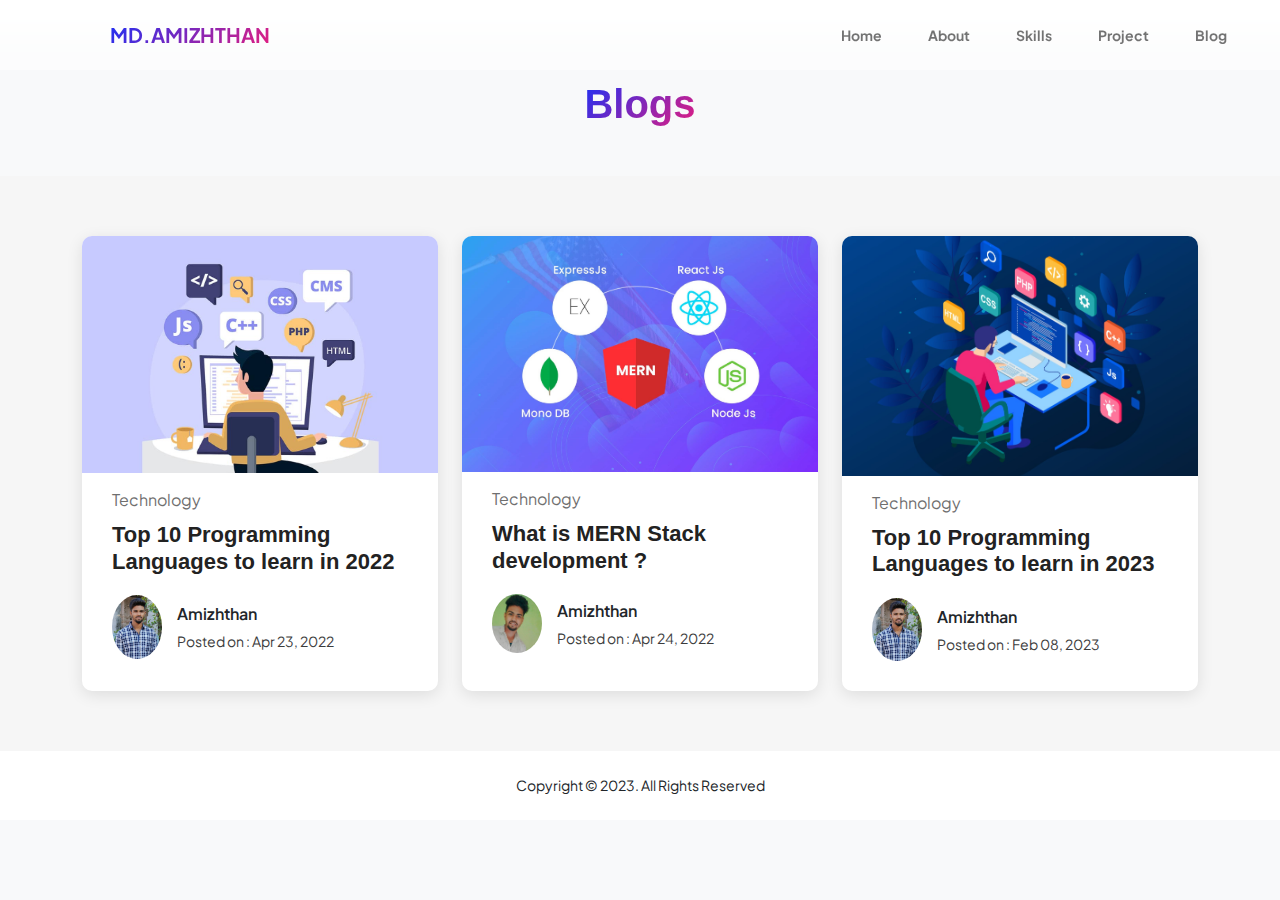
<file: blog.html>
<!DOCTYPE html>
<html lang="en">
    <head>
        <meta charset="utf-8" />
        <meta name="viewport" content="width=device-width, initial-scale=1, shrink-to-fit=no" />
        <meta name="description" content="" />
        <meta name="author" content="" />
        <title>Amizhthan Portfolio</title>
        <!-- Favicon-->
        <link rel="icon" type="image/x-icon" href="assets/favicon.ico" />
        <!-- Custom Google font-->
        <link rel="preconnect" href="https://fonts.googleapis.com" />
        <link rel="preconnect" href="https://fonts.gstatic.com" crossorigin />
        <link href="https://fonts.googleapis.com/css2?family=Plus+Jakarta+Sans:wght@100;200;300;400;500;600;700;800;900&amp;display=swap" rel="stylesheet" />
        <!-- Bootstrap icons-->
        <link href="https://cdn.jsdelivr.net/npm/bootstrap-icons@1.8.1/font/bootstrap-icons.css" rel="stylesheet" />
        <!-- Core theme CSS (includes Bootstrap)-->
        <link href="css/main.css" rel="stylesheet"/>
        <link href="css/styles.css" rel="stylesheet" />

    </head>
    <body class="d-flex flex-column h-100 bg-light">
        <main class="flex-shrink-0">
            <!-- Navigation-->
            <nav class="navbar navbar-expand-lg navbar-light bg-white py-3">
                <div id="topnavbar" class="container-fluid">
                    <a class="navname navbar-brand" href="#home"><span class="fw-bolder text-gradient">MD.AMIZHTHAN</span></a>
                    <button  class="navbar-toggler" type="button" data-bs-toggle="collapse" data-bs-target="#navbarSupportedContent" aria-controls="navbarSupportedContent" aria-expanded="false" aria-label="Toggle navigation"><span class="navbar-toggler-icon"></span></button>
                    <div id="navbarSupportedContent" class="collapse navbar-collapse topnavbtn" >
                        <ul class="navbar-nav ms-auto mb-2 mb-lg-0 small fw-bolder">
                            <li class="nav-item"><a class="nav-link" href="index.html">Home</a></li>
                            <li class="nav-item"><a class="nav-link" href="index.html#about">About</a></li>
                            <li class="nav-item"><a class="nav-link" href="index.html#skills">Skills</a></li>
                            <li class="nav-item"><a class="nav-link" href="projects.html">Project</a></li>
                            <li class="nav-item"><a class="nav-link" href="blog.html">Blog</a></li>
                        </ul>
                    </div>
                </div>
            </nav>
            <br>
            <br>
            <div class="text-center mb-5">
                <h1 class="display-6 fw-bolder mb-0"><span class="text-gradient d-inline">Blogs</span></h1>
            </div>
             <!-- ======= Recent Blog Posts Section ======= -->
    <section id="blog" class="recent-posts sections-bg">
        <div class="blogcon container" data-aos="fade-up">
          <div class="row gy-4">
  
            <div class="col-xl-4 col-md-6" >
              <article>
                <div class="post-img">
                  <img src="assets/img/blog/Programminglanguage.jpg" alt=""  class="img-fluid">
                </div>
                <p class="post-category">Technology</p>
                <h2 class="title">
                  <a href="http://mdtechiee.blogspot.com/2022/04/top-10-programming-language-to-learn-in.html" target="_blank">Top 10 Programming Languages to learn in 2022</a>
                </h2>
                <div class="d-flex align-items-center">
                  <img src="assets/img/blog/myimg2.png" alt="" class="img-fluid post-author-img flex-shrink-0">
                  <div class="post-meta">
                    <p class="post-author">Amizhthan</p>
                    <p class="post-date">
                      <time datetime="2022-01-01">Posted on : Apr 23, 2022</time>
                    </p>
                  </div>
                </div>
              </article>
            </div><!-- End post list item -->
  
            <div class="col-xl-4 col-md-6">
              <article>
  
                <div class="post-img">
                  <img src="assets/img/blog/Mernstackdevelopment.jpg" alt="" class="img-fluid">
                </div>
  
                <p class="post-category">Technology</p>
  
                <h2 class="title">
                  <a href="http://mdtechiee.blogspot.com/2022/04/mern-stack-development.html" target="_blank">What is MERN Stack development ?</a>
                </h2>
  
                <div class="d-flex align-items-center">
                  <img src="assets/img/blog/myimg1.png" alt="" class="img-fluid post-author-img flex-shrink-0">
                  <div class="post-meta">
                    <p class="post-author">Amizhthan</p>
                    <p class="post-date">
                      <time datetime="2022-01-01">Posted on : Apr 24, 2022</time>
                    </p>
                  </div>
                </div>
  
              </article>
            </div><!-- End post list item -->
  
            <div class="col-xl-4 col-md-6">
              <article>
                <div class="post-img">
                  <img src="assets/img/blog/programminglang2023.jpg" alt="" class="img-fluid">
                </div>
                <p class="post-category">Technology</p>
                <h2 class="title">
                  <a href="https://mdtechiee.blogspot.com/2023/02/top-10-languages-to-learn-in-2023.html" target="_blank">Top 10 Programming Languages to learn in 2023</a>
                </h2>
                <div class="d-flex align-items-center">
                  <img src="assets/img/blog/myimg2.png" alt="" class="img-fluid post-author-img flex-shrink-0">
                  <div class="post-meta">
                    <p class="post-author">Amizhthan</p>
                    <p class="post-date">
                      <time datetime="2022-01-01">Posted on : Feb 08, 2023</time>
                    </p>
                  </div>
                </div>
              </article>
            </div><!-- End post list item -->
          </div><!-- End recent posts list -->
        </div>
      </section><!-- End Recent Blog Posts Section -->
        <!-- Footer-->
        <footer class="bg-white py-4 mt-auto">
            <div class="container px-5">
                <div class="ow align-items-center justify-content-between flex-column flex-sm-row">
                    <div class="col-auto text-center">
                        <div class="small m-0">Copyright &copy; 2023. All Rights Reserved</div>
                    </div>
                </div>
            </div>
        </footer>
        </main>
        <!-- Bootstrap core JS-->
        <script src="https://cdn.jsdelivr.net/npm/bootstrap@5.2.3/dist/js/bootstrap.bundle.min.js"></script>
        <!-- Core theme JS-->
        <script src="js/scripts.js"></script>
    </body>
</html>
</file>
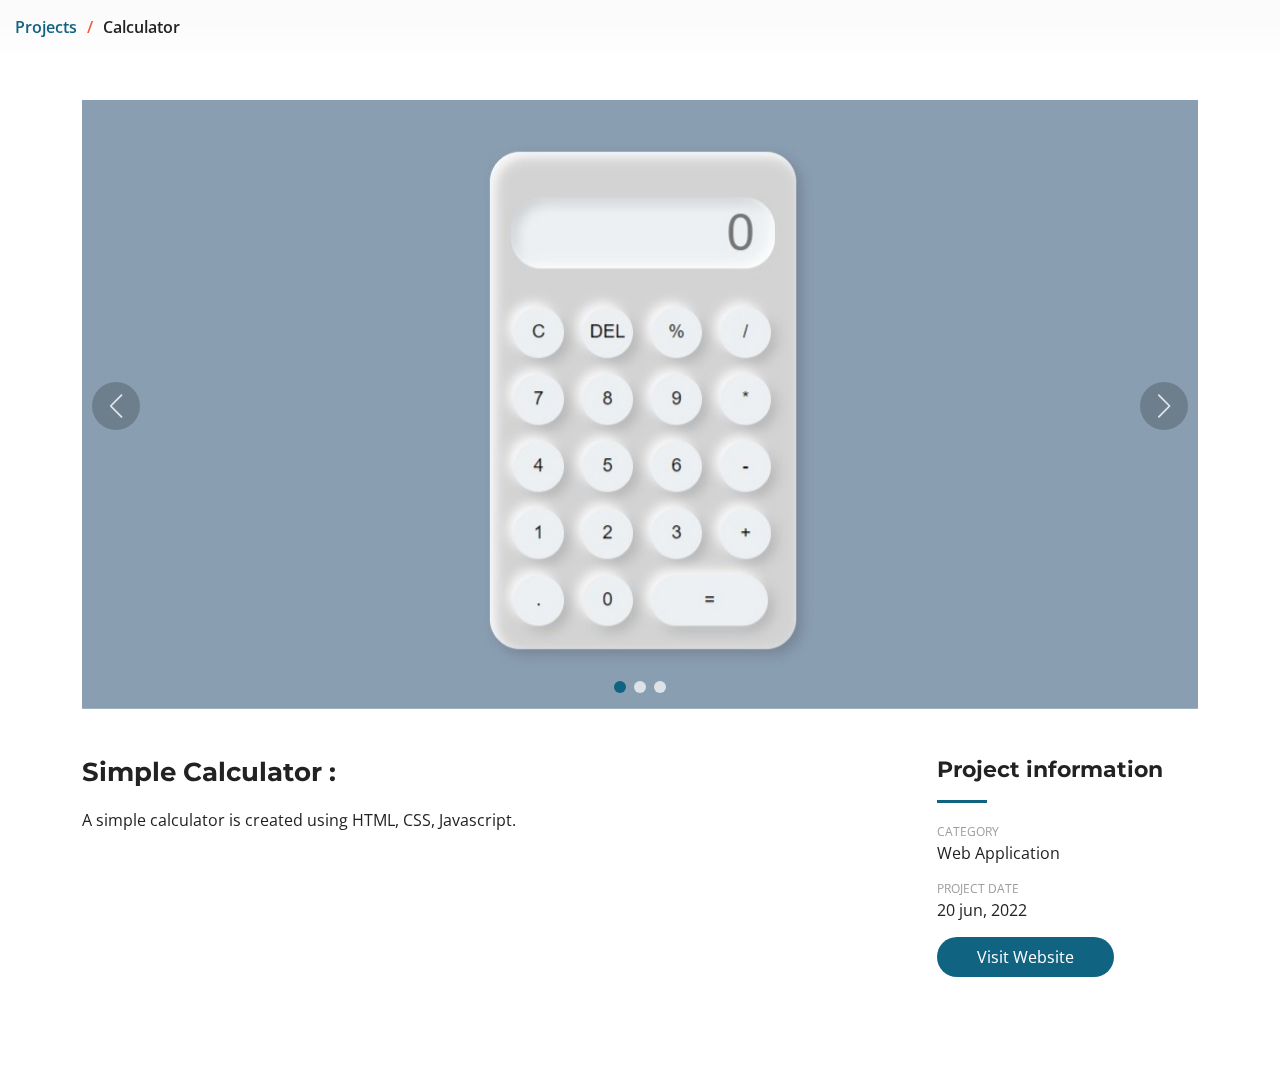
<file: calculator.html>
<!DOCTYPE html>
<html lang="en">

<head>
  <meta charset="utf-8">
  <meta content="width=device-width, initial-scale=1.0" name="viewport">

  <title>Projects</title>
  <meta content="" name="description">
  <meta content="" name="keywords">

  <!-- Google Fonts -->
  <link rel="preconnect" href="https://fonts.googleapis.com">
  <link rel="preconnect" href="https://fonts.gstatic.com" crossorigin>
  <link href="https://fonts.googleapis.com/css2?family=Open+Sans:ital,wght@0,300;0,400;0,500;0,600;0,700;1,300;1,400;1,600;1,700&family=Montserrat:ital,wght@0,300;0,400;0,500;0,600;0,700;1,300;1,400;1,500;1,600;1,700&family=Raleway:ital,wght@0,300;0,400;0,500;0,600;0,700;1,300;1,400;1,500;1,600;1,700&display=swap" rel="stylesheet">

  <!-- Vendor CSS Files -->
  <link href="assets/vendor/bootstrap/css/bootstrap.min.css" rel="stylesheet">
  <link href="assets/vendor/bootstrap-icons/bootstrap-icons.css" rel="stylesheet">
  <link href="assets/vendor/aos/aos.css" rel="stylesheet">
  <link href="assets/vendor/glightbox/css/glightbox.min.css" rel="stylesheet">
  <link href="assets/vendor/swiper/swiper-bundle.min.css" rel="stylesheet">

  <!-- Template Main CSS File -->
  <link href="css/main.css" rel="stylesheet">

 
</head>

<body>
  <main id="main">

    <!-- ======= Breadcrumbs ======= -->
    <div class="breadcrumbs">
     
      <nav>
        <div class="topnavbar container">
          <ol>
            <li><a href="projects.html">Projects</a></li>
            <li>Calculator</li>
          </ol>
        </div>
      </nav>
    </div><!-- End Breadcrumbs -->

    <!-- ======= Portfolio Details Section ======= -->
    <section id="portfolio-details" class="portfolio-details">
      <div class="container" data-aos="fade-up">

        <div class="position-relative h-100">
          <div class="slides-1 portfolio-details-slider swiper">
            <div class="swiper-wrapper align-items-center">

              <div class="swiper-slide">
                <img src="assets/img/portfolio/calci1.jpg" alt="">
              </div>

              <div class="swiper-slide">
                <img src="assets/img/portfolio/calci2.jpg" alt="">
              </div>

              <div class="swiper-slide">
                <img src="assets/img/portfolio/calci3.jpg" alt="">
              </div>

            </div>
            <div class="swiper-pagination"></div>
          </div>
          <div class="swiper-button-prev"></div>
          <div class="swiper-button-next"></div>

        </div>

        <div class="row justify-content-between gy-4 mt-4">

          <div class="col-lg-8">
            <div class="portfolio-description">
              <h2>Simple Calculator :</h2>
              <p>
                A simple calculator is created using HTML, CSS, Javascript. 
              </p>
            </div>
          </div>

          <div class="col-lg-3">
            <div class="portfolio-info">
              <h3>Project information</h3>
              <ul>
                <li><strong>Category</strong> <span>Web Application</span></li>
                <!-- <li><strong>Client</strong> <span>ASU Company</span></li> -->
                <li><strong>Project date</strong> <span>20 jun, 2022</span></li>
                <!-- <li><strong>Project URL</strong> <a href="#">www.example.com</a></li> -->
                <li><a href="#" class="btn-visit align-self-start">Visit Website</a></li>
              </ul>
            </div>
          </div>

        </div>

      </div>
    </section><!-- End Portfolio Details Section -->

  </main><!-- End #main -->

  <a href="#" class="scroll-top d-flex align-items-center justify-content-center"><i class="bi bi-arrow-up-short"></i></a>

  <div id="preloader"></div>

  <!-- Vendor JS Files -->
  <script src="assets/vendor/bootstrap/js/bootstrap.bundle.min.js"></script>
  <script src="assets/vendor/aos/aos.js"></script>
  <script src="assets/vendor/glightbox/js/glightbox.min.js"></script>
  <script src="assets/vendor/purecounter/purecounter_vanilla.js"></script>
  <script src="assets/vendor/swiper/swiper-bundle.min.js"></script>
  <script src="assets/vendor/isotope-layout/isotope.pkgd.min.js"></script>

  <!-- Template Main JS File -->
  <script src="js/main.js"></script>

</body>

</html>
</file>
<file: css/main.css>
/* Fonts */
.hide{
  clear: both;
  border: 1px solid transparent;
  height: 0px;
}
:root {
  --font-default: "Open Sans", system-ui, -apple-system, "Segoe UI", Roboto, "Helvetica Neue", Arial, "Noto Sans", "Liberation Sans", sans-serif, "Apple Color Emoji", "Segoe UI Emoji", "Segoe UI Symbol", "Noto Color Emoji";
  --font-primary: "Montserrat", sans-serif;
  --font-secondary: "Poppins", sans-serif;
}

/* Colors */
:root {
  --color-default: #222222;
  --color-primary: #106381;
  --color-secondary: #f85a40;
}

/* Smooth scroll behavior */
:root {
  scroll-behavior: smooth;
}

/*--------------------------------------------------------------
# General
--------------------------------------------------------------*/
body {
  font-family: var(--font-default);
  color: var(--color-default);
}

a {
  color: var(--color-primary);
  text-decoration: none;
}

a:hover {
  color: #106381;
  text-decoration: none;
}

h1,
h2,
h3,
h4,
h5,
h6 {
  font-family: var(--font-primary);
}
.headcol{
  color:#f96f59;
}
#myphoto{
  border-radius: 30px;
}
/*--------------------------------------------------------------
# Skills
--------------------------------------------------------------*/
.skills .progress {
  height: 60px;
  display: block;
  background: none;
  border-radius: 0;
}

.skills .progress .skill {
  padding: 10px 0;
  margin: 0 0 6px 0;
  text-transform: uppercase;
  display: block;
  font-weight: 800;
  font-family: "Poppins", sans-serif;
  color: #000000;
}

.skills .progress .skill .val {
  float: right;
  font-style: normal;
}

.skills .progress-bar-wrap {
  background: #a3adb9;
}

.skills .progress-bar {
  width: 1px;
  height: 10px;
  transition: 0.9s;
  background-color: #106381;
}


/*--------------------------------------------------------------
# Sections & Section Header
--------------------------------------------------------------*/
section {
  padding: 60px 0;
  overflow: hidden;
}

.sections-bg {
  background-color: #f6f6f6;
}

.section-header {
  text-align: center;
  padding-bottom: 60px;
}

.section-header h2 {
  font-size: 32px;
  font-weight: 600;
  margin-bottom: 20px;
  padding-bottom: 20px;
  position: relative;
}

.section-header h2:after {
  content: "";
  position: absolute;
  display: block;
  width: 50px;
  height: 3px;
  background: var(--color-primary);
  left: 0;
  right: 0;
  bottom: 0;
  margin: auto;
}

.section-header p {
  margin-bottom: 0;
  color: #6f6f6f;
}

/*--------------------------------------------------------------
# Breadcrumbs
--------------------------------------------------------------*/
.breadcrumbs .page-header {
  padding: 60px 0 60px 0;
  min-height: 20vh;
  position: relative;
  background-color: var(--color-primary);
}

.breadcrumbs .page-header h2 {
  font-size: 56px;
  font-weight: 500;
  color: #fff;
  font-family: var(--font-secondary);
}

.breadcrumbs .page-header p {
  color: rgba(255, 255, 255, 0.8);
}

.breadcrumbs nav {
  background-color: #f6f6f6;
  padding: 20px 0;
}

.breadcrumbs nav ol {
  display: flex;
  flex-wrap: wrap;
  list-style: none;
  margin: 0;
  padding: 0;
  font-size: 16px;
  font-weight: 600;
  color: var(--color-default);
}

.breadcrumbs nav ol a {
  color: var(--color-primary);
  transition: 0.3s;
}

.breadcrumbs nav ol a:hover {
  text-decoration: underline;
}

.breadcrumbs nav ol li+li {
  padding-left: 10px;
}

.breadcrumbs nav ol li+li::before {
  display: inline-block;
  padding-right: 10px;
  color: var(--color-secondary);
  content: "/";
}
/*--------------------------------------------------------------
# Our Team Section
--------------------------------------------------------------*/
.team .member {
  text-align: center;
  background: #fff;
  border-radius: 10px;
  padding: 15px;
  overflow: hidden;
  box-shadow: 0px 2px 25px rgba(0, 0, 0, 0.1);
  }

.team .member img {
  border-radius: 10px;
  overflow: hidden;
}

.team .member .member-content {
  padding: 0 20px 30px 20px;
}

.team .member h4 {
  font-weight: 700;
  margin-top: 16px;
  margin-bottom: 2px;
  font-size: 20px;
}

.team .member span {
  font-style: italic;
  display: block;
  font-size: 14px;
  color: #6c757d;
}

.team .member p {
  padding-top: 10px;
  font-size: 14px;
  font-style: italic;
  color: #6c757d;
}

.team .member .social {
  margin-top: 15px;
  margin-bottom: 10px;
  display: flex;
  align-items: center;
  justify-content: space-around;
}

.team .member .social a {
  color: #a2a2a2;
  transition: 0.3s;
  border-radius: 50%;
  width: 40px;
  height: 40px;
  display: flex;
  align-items: center;
  justify-content: center;
  border: 1px solid #bbbbbb;
}

.team .member .social a:hover {
  color: var(--color-primary);
  border-color: var(--color-primary);
}

.team .member .social i {
  font-size: 18px;
  margin: 0 2px;
}
/* .tcontainer{
  width: 1100px;
  position:absolute; bottom: 20px; left: 150px;
} */

/*--------------------------------------------------------------
# Scroll top button
--------------------------------------------------------------*/
.scroll-top {
  position: fixed;
  visibility: hidden;
  opacity: 0;
  right: 15px;
  bottom: -15px;
  z-index: 99999;
  background: var(--color-secondary);
  width: 44px;
  height: 44px;
  border-radius: 50px;
  transition: all 0.4s;
}

.scroll-top i {
  font-size: 24px;
  color: #fff;
  line-height: 0;
}

.scroll-top:hover {
  background: rgba(248, 90, 64, 0.8);
  color: #fff;
}

.scroll-top.active {
  visibility: visible;
  opacity: 1;
  bottom: 15px;
}

/*--------------------------------------------------------------
# Preloader
--------------------------------------------------------------*/
#preloader {
  position: fixed;
  inset: 0;
  z-index: 999999;
  overflow: hidden;
  background: #fff;
  transition: all 0.6s ease-out;
}

#preloader:before {
  content: "";
  position: fixed;
  top: calc(50% - 30px);
  left: calc(50% - 30px);
  border: 6px solid #fff;
  border-color: var(--color-primary) transparent var(--color-primary) transparent;
  border-radius: 50%;
  width: 60px;
  height: 60px;
  -webkit-animation: animate-preloader 1.5s linear infinite;
  animation: animate-preloader 1.5s linear infinite;
}

@-webkit-keyframes animate-preloader {
  0% {
    transform: rotate(0deg);
  }

  100% {
    transform: rotate(360deg);
  }
}

@keyframes animate-preloader {
  0% {
    transform: rotate(0deg);
  }

  100% {
    transform: rotate(360deg);
  }
}

/*--------------------------------------------------------------
# Disable aos animation delay on mobile devices
--------------------------------------------------------------*/
@media screen and (max-width: 768px) {
  [data-aos-delay] {
    transition-delay: 0 !important;
  }
}

.header {
  transition: all 0.5s;
  z-index: 997;
  height: 90px;
  background-color: var(--color-primary);
}

.header.sticked {
  position: fixed;
  top: 0;
  right: 0;
  left: 0;
  height: 70px;
  box-shadow: 0px 2px 20px rgba(0, 0, 0, 0.1);
}

.header .logo img {
  max-height: 40px;
  margin-right: 6px;
}

.header .logo h1 {
  font-size: 30px;
  margin: 0;
  font-weight: 600;
  letter-spacing: 0.8px;
  color: #fff;
  font-family: var(--font-primary);
}

.header .logo h1 span {
  color: #f96f59;
}

.sticked-header-offset {
  margin-top: 70px;
}

section {
  scroll-margin-top: 70px;
}


/*--------------------------------------------------------------
# About Section
--------------------------------------------------------------*/
.about h3 {
  font-weight: 700;
  font-size: 28px;
  margin-bottom: 20px;
  font-family: var(--font-secondary);
}

.about .call-us {
  left: 10%;
  right: 10%;
  bottom: 0;
  background-color: #fff;
  box-shadow: 0px 2px 25px rgba(0, 0, 0, 0.08);
  padding: 20px;
  text-align: center;
}

.about .call-us h4 {
  font-size: 24px;
  font-weight: 700;
  margin-bottom: 5px;
}

.about .call-us p {
  font-size: 28px;
  font-weight: 700;
  color: var(--color-primary);
}

.about .content ul {
  list-style: none;
  padding: 0;
}

.about .content ul li {
  padding: 0 0 10px 30px;
  position: relative;
}

.about .content ul i {
  position: absolute;
  font-size: 20px;
  left: 0;
  top: -3px;
  color: var(--color-primary);
}

.about .content p:last-child {
  margin-bottom: 0;
}

.about .play-btn {
  width: 94px;
  height: 94px;
  background: radial-gradient(var(--color-primary) 50%, rgba(0, 131, 116, 0.4) 52%);
  border-radius: 50%;
  display: block;
  position: absolute;
  left: calc(50% - 47px);
  top: calc(50% - 47px);
  overflow: hidden;
}

.about .play-btn:before {
  content: "";
  position: absolute;
  width: 120px;
  height: 120px;
  -webkit-animation-delay: 0s;
  animation-delay: 0s;
  -webkit-animation: pulsate-btn 2s;
  animation: pulsate-btn 2s;
  -webkit-animation-direction: forwards;
  animation-direction: forwards;
  -webkit-animation-iteration-count: infinite;
  animation-iteration-count: infinite;
  -webkit-animation-timing-function: steps;
  animation-timing-function: steps;
  opacity: 1;
  border-radius: 50%;
  border: 5px solid rgba(0, 131, 116, 0.7);
  top: -15%;
  left: -15%;
  background: rgba(198, 16, 0, 0);
}

.about .play-btn:after {
  content: "";
  position: absolute;
  left: 50%;
  top: 50%;
  transform: translateX(-40%) translateY(-50%);
  width: 0;
  height: 0;
  border-top: 10px solid transparent;
  border-bottom: 10px solid transparent;
  border-left: 15px solid #fff;
  z-index: 100;
  transition: all 400ms cubic-bezier(0.55, 0.055, 0.675, 0.19);
}

.about .play-btn:hover:before {
  content: "";
  position: absolute;
  left: 50%;
  top: 50%;
  transform: translateX(-40%) translateY(-50%);
  width: 0;
  height: 0;
  border: none;
  border-top: 10px solid transparent;
  border-bottom: 10px solid transparent;
  border-left: 15px solid #fff;
  z-index: 200;
  -webkit-animation: none;
  animation: none;
  border-radius: 0;
}

.about .play-btn:hover:after {
  border-left: 15px solid var(--color-primary);
  transform: scale(20);
}

@-webkit-keyframes pulsate-btn {
  0% {
    transform: scale(0.6, 0.6);
    opacity: 1;
  }

  100% {
    transform: scale(1, 1);
    opacity: 0;
  }
}

@keyframes pulsate-btn {
  0% {
    transform: scale(0.6, 0.6);
    opacity: 1;
  }

  100% {
    transform: scale(1, 1);
    opacity: 0;
  }
}

/*--------------------------------------------------------------
# Clients Section
--------------------------------------------------------------*/
.clients {
  padding: 40px 0;
}

.clients .swiper {
  padding: 10px 0;
}

.clients .swiper-slide img {
  transition: 0.3s;
}

.clients .swiper-slide img:hover {
  transform: scale(1.1);
}

.clients .swiper-pagination {
  margin-top: 20px;
  position: relative;
}

.clients .swiper-pagination .swiper-pagination-bullet {
  width: 12px;
  height: 12px;
  background-color: #fff;
  opacity: 1;
  background-color: #ddd;
}

.clients .swiper-pagination .swiper-pagination-bullet-active {
  background-color: var(--color-primary);
}

/*--------------------------------------------------------------
# Stats Counter Section
--------------------------------------------------------------*/
.stats-counter {
  padding: 40px 0;
}

.stats-counter .stats-item {
  padding: 20px 0;
  border-bottom: 1px solid #e4e4e4;
}

.stats-counter .stats-item .purecounter {
  min-width: 90px;
  padding-right: 15px;
}

.stats-counter .stats-item i {
  font-size: 44px;
  line-height: 0;
  margin-right: 15px;
}

.stats-counter .stats-item span {
  font-size: 40px;
  display: block;
  font-weight: 700;
  color: var(--color-primary);
  line-height: 40px;
}

.stats-counter .stats-item p {
  margin: 0;
  font-family: var(--font-primary);
  font-size: 14px;
}

/*--------------------------------------------------------------
# Call To Action Section
--------------------------------------------------------------*/
.call-to-action .container {
  background: linear-gradient(rgba(0, 0, 0, 0.5), rgba(0, 0, 0, 0.5)), url("../img/cta-bg.jpg") center center;
  background-size: cover;
  padding: 100px 60px;
  border-radius: 15px;
  overflow: hidden;
}

.call-to-action h3 {
  color: #fff;
  font-size: 28px;
  font-weight: 700;
  margin-bottom: 20px;
}

.call-to-action p {
  color: #fff;
  margin-bottom: 20px;
}

.call-to-action .play-btn {
  width: 94px;
  height: 94px;
  margin-bottom: 20px;
  background: radial-gradient(var(--color-primary) 50%, rgba(0, 131, 116, 0.4) 52%);
  border-radius: 50%;
  display: inline-block;
  position: relative;
  overflow: hidden;
}

.call-to-action .play-btn:before {
  content: "";
  position: absolute;
  width: 120px;
  height: 120px;
  -webkit-animation-delay: 0s;
  animation-delay: 0s;
  -webkit-animation: pulsate-btn 2s;
  animation: pulsate-btn 2s;
  -webkit-animation-direction: forwards;
  animation-direction: forwards;
  -webkit-animation-iteration-count: infinite;
  animation-iteration-count: infinite;
  -webkit-animation-timing-function: steps;
  animation-timing-function: steps;
  opacity: 1;
  border-radius: 50%;
  border: 5px solid rgba(0, 131, 116, 0.7);
  top: -15%;
  left: -15%;
  background: rgba(198, 16, 0, 0);
}

.call-to-action .play-btn:after {
  content: "";
  position: absolute;
  left: 50%;
  top: 50%;
  transform: translateX(-40%) translateY(-50%);
  width: 0;
  height: 0;
  border-top: 10px solid transparent;
  border-bottom: 10px solid transparent;
  border-left: 15px solid #fff;
  z-index: 100;
  transition: all 400ms cubic-bezier(0.55, 0.055, 0.675, 0.19);
}

.call-to-action .play-btn:hover:before {
  content: "";
  position: absolute;
  left: 50%;
  top: 50%;
  transform: translateX(-40%) translateY(-50%);
  width: 0;
  height: 0;
  border: none;
  border-top: 10px solid transparent;
  border-bottom: 10px solid transparent;
  border-left: 15px solid #fff;
  z-index: 200;
  -webkit-animation: none;
  animation: none;
  border-radius: 0;
}

.call-to-action .play-btn:hover:after {
  border-left: 15px solid var(--color-primary);
  transform: scale(20);
}

.call-to-action .cta-btn {
  font-family: var(--font-primary);
  font-weight: 500;
  font-size: 16px;
  letter-spacing: 1px;
  display: inline-block;
  padding: 12px 48px;
  border-radius: 50px;
  transition: 0.5s;
  margin: 10px;
  border: 2px solid #fff;
  color: #fff;
}

.call-to-action .cta-btn:hover {
  background: var(--color-primary);
  border: 2px solid var(--color-primary);
}

@keyframes pulsate-btn {
  0% {
    transform: scale(0.6, 0.6);
    opacity: 1;
  }

  100% {
    transform: scale(1, 1);
    opacity: 0;
  }
}

/*--------------------------------------------------------------
# Our Services Section
--------------------------------------------------------------*/
.services {
  padding: 60px 0;
}

.services .service-item {
  padding: 40px;
  background: #fff;
  height: 100%;
  border-radius: 10px;
}

.services .service-item .icon {
  width: 48px;
  height: 48px;
  position: relative;
  margin-bottom: 50px;
}

.services .service-item .icon i {
  color: var(--color-default);
  font-size: 56px;
  transition: ease-in-out 0.3s;
  z-index: 2;
  position: relative;
}

.services .service-item .icon:before {
  position: absolute;
  content: "";
  height: 100%;
  width: 100%;
  background: #eeeeee;
  border-radius: 50px;
  z-index: 1;
  top: 10px;
  right: -20px;
  transition: 0.3s;
}

.services .service-item h3 {
  color: var(--color-default);
  font-weight: 700;
  margin: 0 0 20px 0;
  padding-bottom: 8px;
  font-size: 22px;
  position: relative;
  display: inline-block;
  border-bottom: 4px solid #eeeeee;
  transition: 0.3s;
}

.services .service-item p {
  line-height: 24px;
  font-size: 14px;
  margin-bottom: 0;
}

.services .service-item .readmore {
  margin-top: 15px;
  display: inline-block;
  color: var(--color-primary);
}

.services .service-item:hover .icon:before {
  background: #00b6a1;
}

.services .service-item:hover h3 {
  border-color: var(--color-primary);
}

/*--------------------------------------------------------------
# Portfolio Section
--------------------------------------------------------------*/
.portfolio .portfolio-flters {
  padding: 0 0 20px 0;
  margin: 0 auto;
  list-style: none;
  text-align: center;
}

.portfolio .portfolio-flters li {
  cursor: pointer;
  display: inline-block;
  padding: 0;
  font-size: 18px;
  font-weight: 500;
  margin: 0 10px;
  line-height: 1;
  transition: all 0.3s ease-in-out;
}

.portfolio .portfolio-flters li:hover,
.portfolio .portfolio-flters li.filter-active {
  color: var(--color-primary);
}

.portfolio .portfolio-flters li:first-child {
  margin-left: 0;
}

.portfolio .portfolio-flters li:last-child {
  margin-right: 0;
}

@media (max-width: 575px) {
  .portfolio .portfolio-flters li {
    font-size: 14px;
    margin: 0 5px;
  }
}

.portfolio .portfolio-wrap {
  box-shadow: 0px 10px 30px rgba(0, 0, 0, 0.1);
  border-radius: 10px;
  height: 370px;
  overflow: hidden;
}

.portfolio .portfolio-wrap img {
  transition: 0.3s;
  position: relative;
  z-index: 1;
}

.portfolio .portfolio-wrap .portfolio-info {
  padding: 25px 40px;
  background-color: #fff;
  position: relative;
  border-top: 1px solid #f3f3f3;
  z-index: 2;
}

.portfolio .portfolio-wrap .portfolio-info h4 {
  font-size: 18px;
  font-weight: 600;
  padding-right: 50px;
}

.portfolio .portfolio-wrap .portfolio-info h4 a {
  color: var(--color-default);
  transition: 0.3s;
}

.portfolio .portfolio-wrap .portfolio-info h4 a:hover {
  color: var(--color-primary);
}

.portfolio .portfolio-wrap .portfolio-info p {
  color: #6c757d;
  font-size: 14px;
  margin-bottom: 0;
  padding-right: 50px;
}

.portfolio .portfolio-wrap:hover img {
  transform: scale(1.1);
}

/*--------------------------------------------------------------
# Portfolio Details Section
--------------------------------------------------------------*/
.portfolio-details .portfolio-details-slider img {
  width: 100%;
}

.portfolio-details .portfolio-details-slider .swiper-pagination .swiper-pagination-bullet {
  width: 12px;
  height: 12px;
  background-color: rgba(255, 255, 255, 0.7);
  opacity: 1;
}

.portfolio-details .portfolio-details-slider .swiper-pagination .swiper-pagination-bullet-active {
  background-color: var(--color-primary);
}

.portfolio-details .swiper-button-prev,
.portfolio-details .swiper-button-next {
  width: 48px;
  height: 48px;
}

.portfolio-details .swiper-button-prev:after,
.portfolio-details .swiper-button-next:after {
  color: rgba(255, 255, 255, 0.8);
  background-color: rgba(0, 0, 0, 0.2);
  font-size: 24px;
  border-radius: 50%;
  width: 48px;
  height: 48px;
  display: flex;
  align-items: center;
  justify-content: center;
  transition: 0.3s;
}

.portfolio-details .swiper-button-prev:hover:after,
.portfolio-details .swiper-button-next:hover:after {
  background-color: rgba(0, 0, 0, 0.6);
}

@media (max-width: 575px) {

  .portfolio-details .swiper-button-prev,
  .portfolio-details .swiper-button-next {
    display: none;
  }
}

.portfolio-details .portfolio-info h3 {
  font-size: 22px;
  font-weight: 700;
  margin-bottom: 20px;
  padding-bottom: 20px;
  position: relative;
}

.portfolio-details .portfolio-info h3:after {
  content: "";
  position: absolute;
  display: block;
  width: 50px;
  height: 3px;
  background: var(--color-primary);
  left: 0;
  bottom: 0;
}

.portfolio-details .portfolio-info ul {
  list-style: none;
  padding: 0;
  font-size: 15px;
}

.portfolio-details .portfolio-info ul li {
  display: flex;
  flex-direction: column;
  padding-bottom: 15px;
  font-size: 16px;
}

.portfolio-details .portfolio-info ul strong {
  text-transform: uppercase;
  font-weight: 400;
  color: #9c9c9c;
  font-size: 12px;
}

.portfolio-details .portfolio-info .btn-visit {
  padding: 8px 40px;
  background: var(--color-primary);
  color: #fff;
  border-radius: 50px;
  transition: 0.3s;
}

.portfolio-details .portfolio-info .btn-visit:hover {
  background: #009d8b;
}

.portfolio-details .portfolio-description h2 {
  font-size: 26px;
  font-weight: 700;
  margin-bottom: 20px;
}

.portfolio-details .portfolio-description p {
  padding: 0;
}

.portfolio-details .portfolio-description .testimonial-item {
  padding: 30px 30px 0 30px;
  position: relative;
  background: white;
  height: 100%;
  margin-bottom: 50px;
}

.portfolio-details .portfolio-description .testimonial-item .testimonial-img {
  width: 90px;
  border-radius: 50px;
  border: 6px solid #fff;
  float: left;
  margin: 0 10px 0 0;
}

.portfolio-details .portfolio-description .testimonial-item h3 {
  font-size: 18px;
  font-weight: bold;
  margin: 15px 0 5px 0;
  padding-top: 20px;
}

.portfolio-details .portfolio-description .testimonial-item h4 {
  font-size: 14px;
  color: #6c757d;
  margin: 0;
}

.portfolio-details .portfolio-description .testimonial-item .quote-icon-left,
.portfolio-details .portfolio-description .testimonial-item .quote-icon-right {
  color: #009d8b;
  font-size: 26px;
  line-height: 0;
}

.portfolio-details .portfolio-description .testimonial-item .quote-icon-left {
  display: inline-block;
  left: -5px;
  position: relative;
}

.portfolio-details .portfolio-description .testimonial-item .quote-icon-right {
  display: inline-block;
  right: -5px;
  position: relative;
  top: 10px;
  transform: scale(-1, -1);
}

.portfolio-details .portfolio-description .testimonial-item p {
  font-style: italic;
  margin: 0 0 15px 0 0 0;
  padding: 0;
}

/*--------------------------------------------------------------
# Resume
--------------------------------------------------------------*/
.resume .resume-title {
  font-size: 26px;
  font-weight: 700;
  margin-top: 20px;
  margin-bottom: 20px;
  color: #050d18;
}

.resume .resume-item {
  padding: 0 0 20px 20px;
  margin-top: -2px;
  border-left: 2px solid #1f5297;
  position: relative;
}

.resume .resume-item h4 {
  line-height: 18px;
  font-size: 18px;
  font-weight: 600;
  text-transform: uppercase;
  font-family: "Poppins", sans-serif;
  color: #050d18;
  margin-bottom: 10px;
}

.resume .resume-item h5 {
  font-size: 16px;
  background: #e4edf9;
  padding: 5px 15px;
  display: inline-block;
  font-weight: 600;
  margin-bottom: 10px;
}

.resume .resume-item ul {
  padding-left: 20px;
}

.resume .resume-item ul li {
  padding-bottom: 10px;
}

.resume .resume-item:last-child {
  padding-bottom: 0;
}

.resume .resume-item::before {
  content: "";
  position: absolute;
  width: 16px;
  height: 16px;
  border-radius: 50px;
  left: -9px;
  top: 0;
  background: #fff;
  border: 2px solid #1f5297;
}

/*--------------------------------------------------------------
# Recent Blog Posts Section
--------------------------------------------------------------*/
.recent-posts article {
  box-shadow: 0 4px 16px rgba(0, 0, 0, 0.1);
  background-color: #fff;
  padding: 30px;
  height: 100%;
  border-radius: 10px;
  overflow: hidden;
}

.recent-posts .post-img {
  max-height: 240px;
  margin: -30px -30px 15px -30px;
  overflow: hidden;
}

.recent-posts .post-category {
  font-size: 16px;
  color: #6f6f6f;
  margin-bottom: 10px;
}

.recent-posts .title {
  font-size: 22px;
  font-weight: 700;
  padding: 0;
  margin: 0 0 20px 0;
}

.recent-posts .title a {
  color: var(--color-default);
  transition: 0.3s;
}

.recent-posts .title a:hover {
  color: var(--color-primary);
}

.recent-posts .post-author-img {
  width: 50px;
  border-radius: 50%;
  margin-right: 15px;
}

.recent-posts .post-author {
  font-weight: 600;
  margin-bottom: 5px;
}

.recent-posts .post-date {
  font-size: 14px;
  color: #3c3c3c;
  margin-bottom: 0;
}

/*--------------------------------------------------------------
# Hero Section
--------------------------------------------------------------*/
.hero {
  width: 100%;
  position: relative;
  background: var(--color-primary);
  padding: 60px 0 0 0;
}

@media (min-width: 1365px) {
  .hero {
    background-attachment: fixed;
  }
}

.hero h2 {
  font-size: 48px;
  font-weight: 700;
  margin-bottom: 20px;
  color: #fff;
}

.hero p {
  color: rgba(255, 255, 255, 0.6);
  font-weight: 400;
  margin-bottom: 30px;
}

.hero .btn-get-started {
  font-family: var(--font-primary);
  font-weight: 500;
  font-size: 15px;
  letter-spacing: 1px;
  display: inline-block;
  padding: 14px 40px;
  border-radius: 50px;
  transition: 0.3s;
  color: #fff;
  background: rgba(255, 255, 255, 0.1);
  box-shadow: 0 0 15px rgba(0, 0, 0, 0.08);
  border: 2px solid rgba(255, 255, 255, 0.1);
}

.hero .btn-get-started:hover {
  border-color: rgba(255, 255, 255, 0.5);
}


@media (max-width: 640px) {
  .hero h2 {
    font-size: 36px;
  }

  .hero .btn-get-started,
  .hero .btn-watch-video {
    font-size: 14px;
  }
}

.hero .icon-boxes {
  padding-bottom: 60px;
}

@media (min-width: 1200px) {
  .hero .icon-boxes:before {
    content: "";
    position: absolute;
    bottom: 0;
    left: 0;
    right: 0;
    height: calc(50% + 20px);
    background-color: #fff;
  }
}

.hero .icon-box {
  padding: 60px 30px;
  position: relative;
  overflow: hidden;
  background: #008d7d;
  box-shadow: 0 0 29px 0 rgba(0, 0, 0, 0.08);
  transition: all 0.3s ease-in-out;
  border-radius: 8px;
  z-index: 1;
  height: 100%;
  width: 100%;
  text-align: center;
}

.hero .icon-box .title {
  font-weight: 700;
  margin-bottom: 15px;
  font-size: 24px;
}

.hero .icon-box .title a {
  color: #fff;
  transition: 0.3s;
}

.hero .icon-box .icon {
  margin-bottom: 20px;
  padding-top: 10px;
  display: inline-block;
  transition: all 0.3s ease-in-out;
  font-size: 48px;
  line-height: 1;
  color: rgba(255, 255, 255, 0.6);
}

.hero .icon-box:hover {
  background: #009786;
}

.hero .icon-box:hover .title a,
.hero .icon-box:hover .icon {
  color: #fff;
}
.hero{
  padding-left: 130px;
}
.align{
  padding-left: 100px;
}
.moveright{
  padding-left: 180px;

}
/*--------------------------------------------------------------
# Blog
--------------------------------------------------------------*/
.blog .blog-pagination {
  margin-top: 30px;
  color: #555555;
}

.blog .blog-pagination ul {
  display: flex;
  padding: 0;
  margin: 0;
  list-style: none;
}

.blog .blog-pagination li {
  margin: 0 5px;
  transition: 0.3s;
  border-radius: 10px;
}

.blog .blog-pagination li a {
  color: var(--color-default);
  padding: 7px 16px;
  display: flex;
  align-items: center;
  justify-content: center;
}

.blog .blog-pagination li.active,
.blog .blog-pagination li:hover {
  background: var(--color-primary);
  color: #fff;
}

.blog .blog-pagination li.active a,
.blog .blog-pagination li:hover a {
  color: var(--color-white);
}

/*--------------------------------------------------------------
# Footer
--------------------------------------------------------------*/
.footer {
  font-size: 14px;
  background-color: #106381;
  padding: 15px 0;
  color: white;
}

.footer .footer-info .logo {
  line-height: 0;
  margin-bottom: 25px;
}

.footer .footer-info .logo span {
  font-size: 30px;
  font-weight: 700;
  letter-spacing: 1px;
  color: #fff;
  font-family: var(--font-primary);
}

.footer .footer-info p {
  font-size: 14px;
  font-family: var(--font-primary);
}

.footer h4 {
  font-size: 16px;
  font-weight: bold;
  position: relative;
  padding-bottom: 12px;
}

.footer .copyright {
  text-align: center;
}

.topnavbar{
  position: fixed;
  max-width: 100%;
  padding: 0;
  top: 0;
  padding-left: 200px;
  background-color: rgba(255, 255, 255, 0.5);
  backdrop-filter: blur(15px);
  padding: 15px;
  z-index: 1000;
}

.blogcon a{
text-decoration: none;
}
</file>
